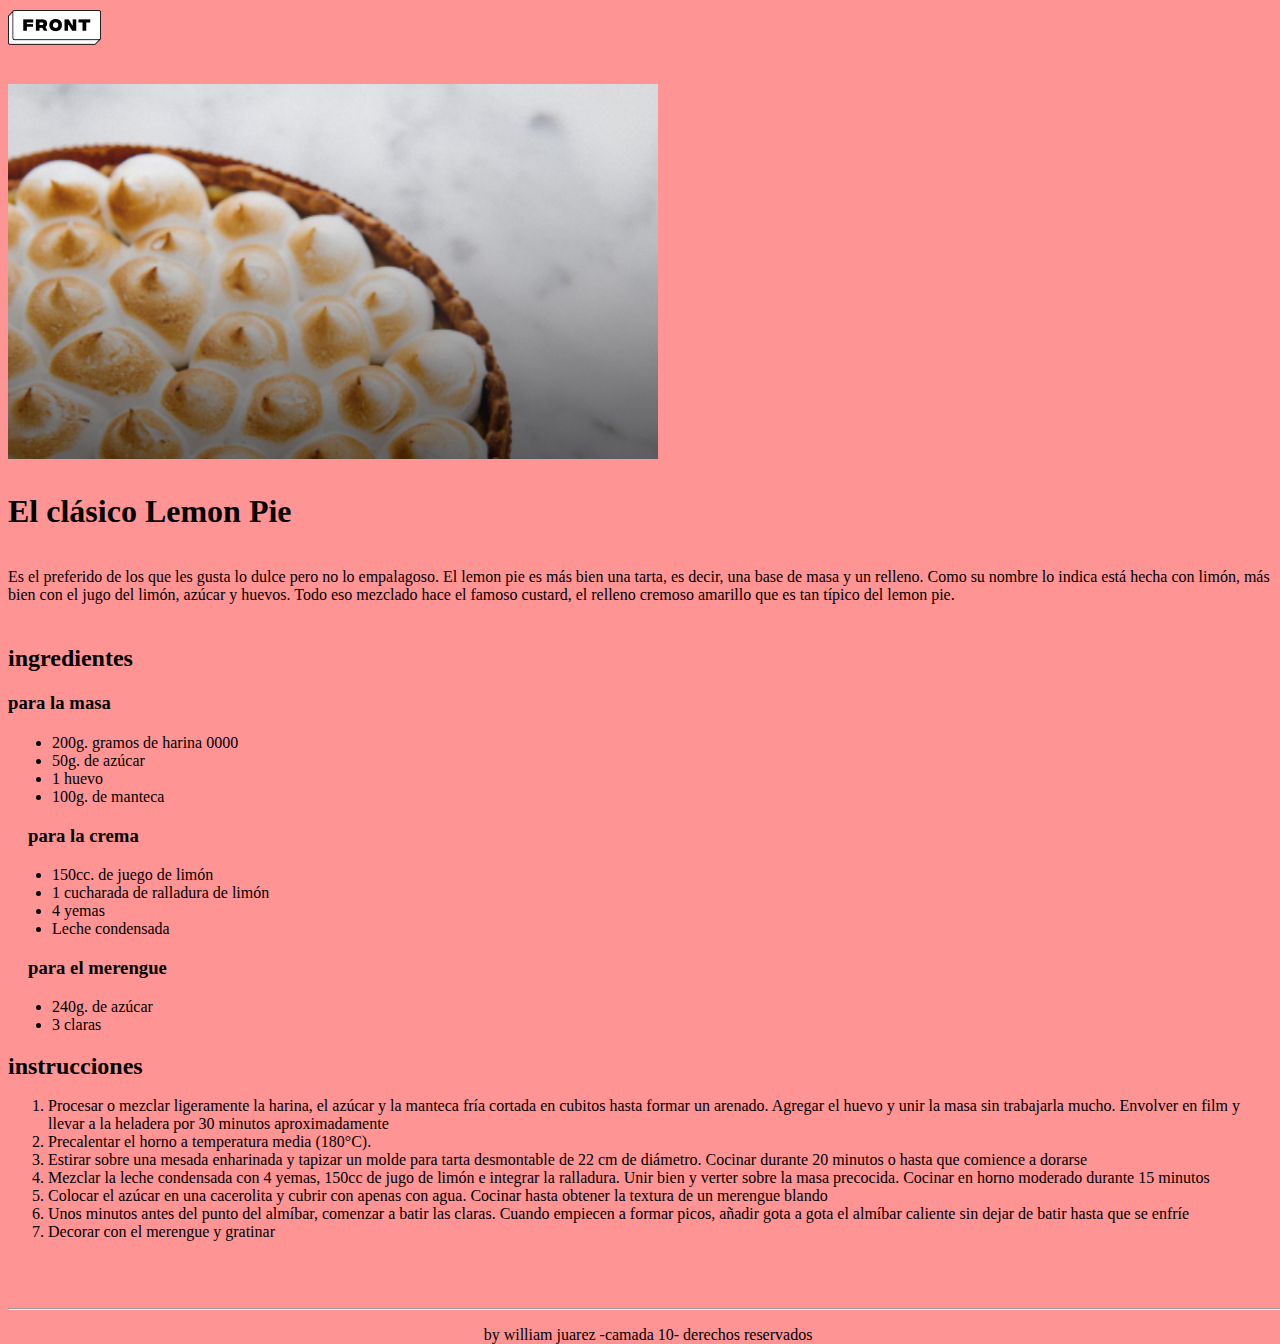
<file: index.html>
<!DOCTYPE html>
<html lang="en">
<head>
        <meta charset="UTF-8">
        <meta http-equiv="X-UA-Compatible" content="IE=edge">
        <meta name="viewport" content="width=device-width, initial-scale=1.0">
        <title>EL CLASICO LEMON PIE</title>
        <link rel="stylesheet" href="./style.css">
</head>
<body>
    <header>
            <div class="contenedorimg1">
                <img class="imagensuperior" src="./imagenes/Group.png" alt="imagen de la clase front">
            </div>
            <div class="contenedorimg1">
                <img class="imagenmain"  src="./imagenes/lemon-pie 2.jpg" alt="imagen de un lemon pie">
            </div>
    </header>
    <main>
        <div>
            <h1>El clásico Lemon Pie</h1>
            <p class="parrafo">Es el preferido de los que les gusta lo dulce pero no lo empalagoso. El lemon pie es más bien una tarta, es decir, una base de masa y un relleno. Como su nombre lo indica está hecha con limón, más bien con el jugo del limón, azúcar y huevos. Todo eso mezclado hace el famoso custard, el relleno cremoso amarillo que es tan típico del lemon pie.</p>
        </div>
        <div>
            <h2 class="ingredientes">ingredientes</h2>
        </div>
        <div>
            <h3 class="tituloingredientesmasa">para la masa</h3>
        </div>
        <div>
            <ul class="cajanav">
                <li>200g. gramos de harina 0000</li>
                <li>50g. de azúcar</li>
                <li>1 huevo</li>
                <li>100g. de manteca</li>
            </ul>
        </div>
        <div>
            <h3 class="tituloparalacrema">para la crema</h3>
        </div>
        <div>
            <ul class="cajanav2">
                <li>150cc. de juego de limón</li>
                <li>1 cucharada de ralladura de limón</li>
                <li>4 yemas</li>
                <li>Leche condensada</li>
            </ul>
        </div>
        <div>
            <h3 class="titulomerengue">para el merengue</h3>
        </div>
        <div>
            <ul class="cajanav3">
                <li>240g. de azúcar</li>
                <li>3 claras</li>
            </ul>
        </div>
        <div>
            <h2 class="tituloinstrucciones">instrucciones</h2>
        </div>
        <div>
            <ol class="cajanav4">
                <li>Procesar o mezclar ligeramente la harina, el azúcar y la manteca fría cortada en cubitos hasta formar un arenado. Agregar el huevo y unir la masa sin trabajarla mucho. Envolver en film y llevar a la heladera por 30 minutos aproximadamente</li>
                <li>Precalentar el horno a temperatura media (180°C).</li>
                <li>Estirar sobre una mesada enharinada y tapizar un molde para tarta desmontable de 22 cm de diámetro. Cocinar durante 20 minutos o hasta que comience a dorarse</li>
                <li>Mezclar la leche condensada con 4 yemas, 150cc de jugo de limón e integrar la ralladura. Unir bien y verter sobre la masa precocida. Cocinar en horno moderado durante 15 minutos</li>
                <li>Colocar el azúcar en una cacerolita y cubrir con apenas con agua. Cocinar hasta obtener la textura de un merengue blando</li>
                <li>Unos minutos antes del punto del almíbar, comenzar a batir las claras. Cuando empiecen a formar picos, añadir gota a gota el almíbar caliente sin dejar de batir hasta que se enfríe</li>
                <li>Decorar con el merengue y gratinar</li>
            </ol>
        </div>
        </main>
    <footer>
        <hr>
        <p>by william juarez -camada 10- derechos reservados</p>
    </footer>
</body>
</html>
</file>
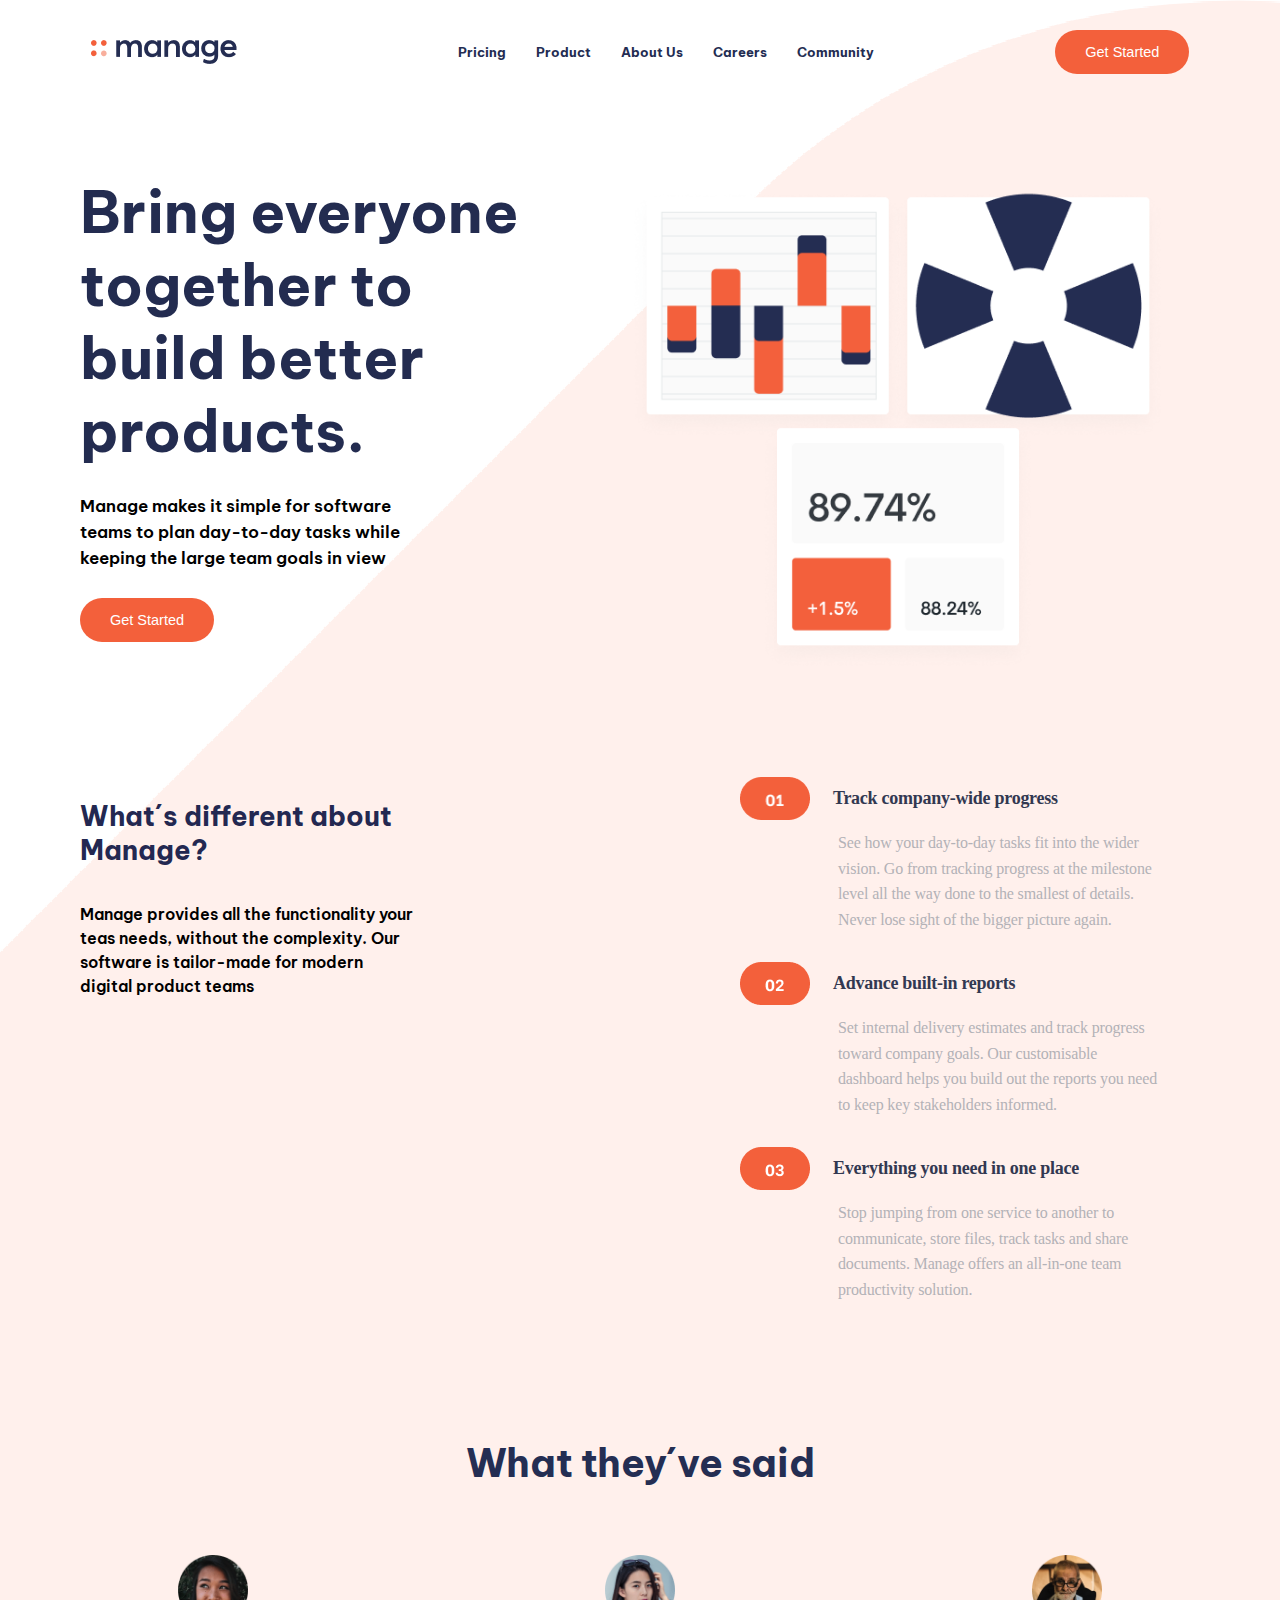
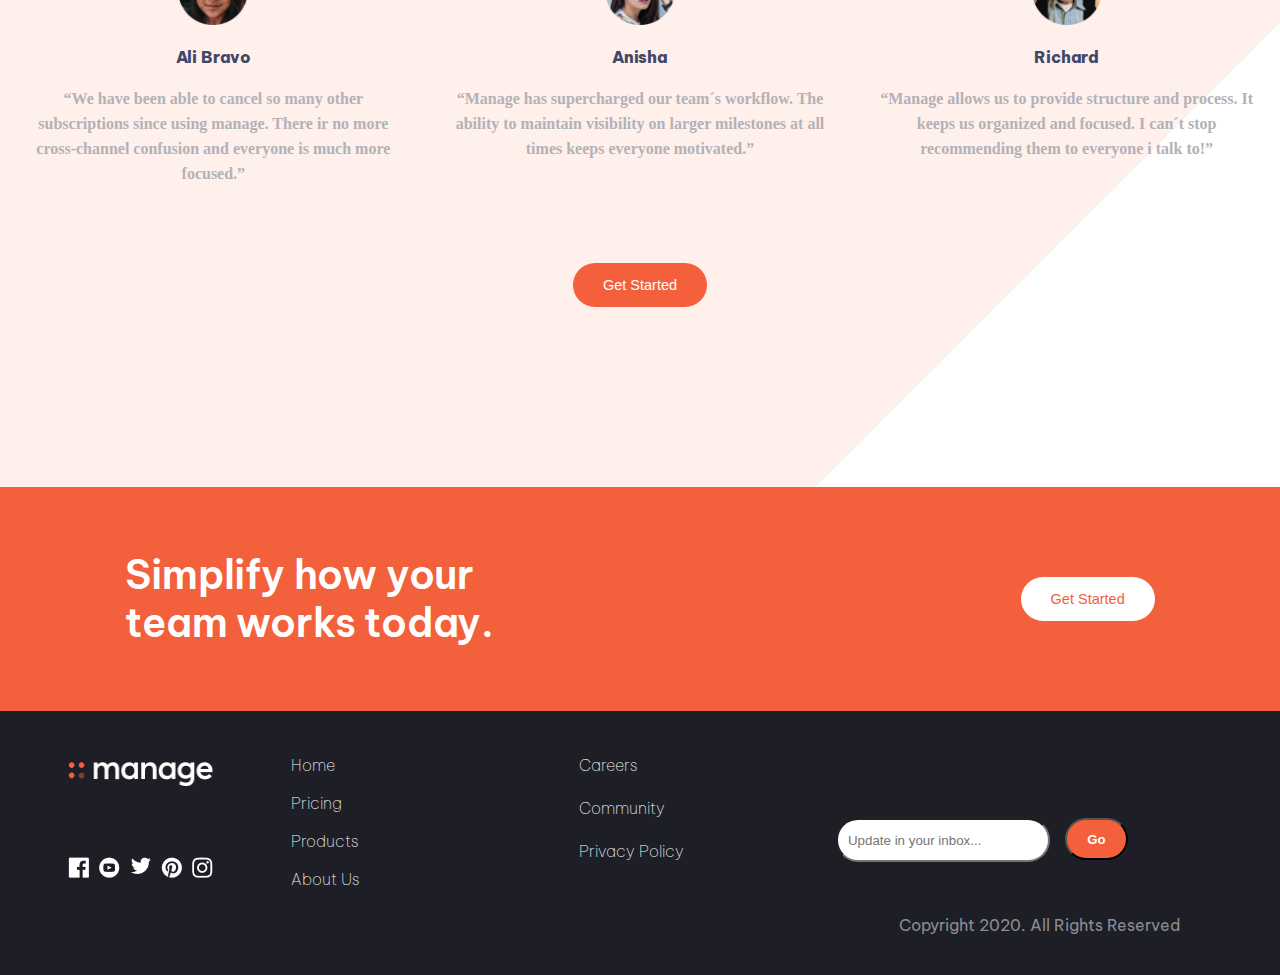
<file: TRABAJO FINAL FRONT 1/root/index.html>
<!DOCTYPE html>
<html lang="en">
<head>
    <meta charset="UTF-8">
    <meta http-equiv="X-UA-Compatible" content="IE=edge">
    <meta name="viewport" content="width=device-width, initial-scale=1.0">
    <title>POLLERIAS DEL SUR</title>
    <link rel="shortcut icon" href="img/favicon2.png" type="image/x-icon">
    <link rel="preconnect" href="https://fonts.googleapis.com">
    <link rel="preconnect" href="https://fonts.gstatic.com" crossorigin>
    <link href="https://fonts.googleapis.com/css2?family=Be+Vietnam+Pro:wght@100;700&display=swap" rel="stylesheet">
    <link rel="preconnect" href="https://fonts.googleapis.com"> 
    <link rel="stylesheet" href="https://cdnjs.cloudflare.com/ajax/libs/font-awesome/6.1.1/css/all.min.css" integrity="sha512-KfkfwYDsLkIlwQp6LFnl8zNdLGxu9YAA1QvwINks4PhcElQSvqcyVLLD9aMhXd13uQjoXtEKNosOWaZqXgel0g==" crossorigin="anonymous" referrerpolicy="no-referrer" />
    <link rel="stylesheet" href="./style.css">
</head>
    <body>                                          <!--contiene tres partes: header,main y un footer-->
        <header>                                    <!--el header esta constituido por 1 contenedor--> 
            <div class="caja-1-header">             <!--contenedor 1| contiene 1 imagen, un icono, una lista y un boton-->
                <img class="animacion1" src="./img/Group (2).png" alt="logo">
                <i class="fa-solid fa-bars"></i>
                <nav>
                    <ul class="nav-li-1">
                        <li><a href="./pricing.html">Pricing</a></li>
                        <li><a href="./product.html">Product</a></li>
                        <li><a href="./about Us.html">About Us</a></li>
                        <li><a href="./careers.html">Careers</a></li>
                        <li><a href="./community.html">Community</a></li>
                    </ul>
                </nav>
                <section>
                    <a href="./start.html"><button class="boton-header">Get Started</button></a>
                </section>
            </div>                                  <!--fin del contenedor 1 del header-->
        </header>
        <main>                                      <!-- el main esta dividido en 4 partes generales-->
            <section class="main-principal-1">      <!-- contenedor 1| contituidas por 4 partes ,texto e imagen mas un boton  -->
                <div class="main-1">
                    <h1>Bring everyone together to build better products.</h1>
                    <p id="p-main-1">Manage makes it simple for software teams
                        to plan day-to-day tasks while keeping the 
                        large team goals in view</p>
                    <div class="caja-boton">
                    <a href="./start.html"><button class="boton-headeer">Get Started</button></a>
                    </div>
                </div>
                <div class="div-imag">
                    <img id="img-graficamain" src="./img/Group.png" alt="imagen calculos">
                </div>
            </section>                              <!--fin del contenedor 1 del main--> 
            <section class="main-principal-2">      <!--contenedor 2| constituido por 2 partes, texto y una lista-->
                <div class="main2-1">
                    <h2>What´s different about Manage?</h2>
                    <p id="p-main-2">Manage provides all the functionality your teas needs, without the complexity. Our software is tailor-made for modern digital product teams</p>
                </div>
                <div class="main2-2">
                    <nav>
                        <ul class="ul-1">
                            <li><img src="./img/Button.png" alt="boton">Track company-wide progress</li>
                            <p>See how your day-to-day tasks fit into the wider vision. Go from tracking progress at the milestone level all the way done to the smallest of details. Never lose sight of the bigger picture again.</p>
                            <li><img src="./img/Button (2).png" alt="boton3"> Advance built-in reports</li>
                            <p>Set internal delivery estimates and track progress toward company goals. Our customisable dashboard helps you build out the reports you need to keep key stakeholders informed.</p>
                            <li><img src="./img/Button (3).png" alt="boton3">Everything you need in one place</li>
                            <p>Stop jumping from one service to another to communicate, store files, track tasks and share documents. Manage offers an all-in-one team productivity solution.</p>
                        </ul>
                    </nav>
                </div> 
            </section>                              <!--fin del contenedor 2 del main--> 
            <section class="main-principal-3">      <!--cotenedor 3| constituido por 2 partes, texto icono e imagen y una 1 seccion para avatares-->
                <span id="submain">What they´ve said</span>
                <section class="main-3">            <!--contenedor de la seccion de avatares-->
                    <div class="ava-1">
                        <img id="avatares" src="./img/avatar-ali.png" alt="avatar-ali">
                        <p class="negrita-p">Ali Bravo</p>
                        <p class="cajita-tex">“We have been able to cancel so many other subscriptions since using manage. There ir no more cross-channel confusion and everyone is much more focused.”</p>
                    </div>
                    <div class="ava-2">
                        <img id="avatares" src="./img/avatar-anisha.png" alt="avatar-anisha">
                        <p class="negrita-p">Anisha</p>
                        <p class="cajita-tex" >“Manage has supercharged our team´s workflow. The ability to maintain visibility on larger milestones at all times keeps everyone motivated.”</p>
                    </div>
                    <div class="ava-3">
                        <img id="avatares" src="./img/avatar-richard.png" alt="avatar-richard">
                        <p class="negrita-p">Richard</p>
                        <p class="cajita-tex">“Manage allows us to provide structure and process. It keeps us organized and focused. I can´t stop recommending them to everyone i talk to!”</p>
                    </div> 
                </section>
                <i class="fa-solid fa-ellipsis"></i>
                <a href="./start.html"><button class="boton-header2">Get Started</button></a>
            </section>                              <!--fin del contenedor 3 del main--> 
            <section class="main-4">                <!-- contenedor 4| contiene un texto y un boton-->
                        <p class="main4-p">Simplify how your team works today.</p>
                        <a  href="./start.html"><button class="boton-main">Get Started</button></a>
            </section>                              <!--fin del contenedor 4 del main--> 
        </main>                                     <!--fin del main--> 
        <footer>                                    <!--inicio del footer | dividivo en 2 contenedores, 1 principal con 3 hijos y otro separado-->
            <section class="main-5">                <!--contenedor padre con 3 hijos--> 
                <div class="contenedor-1-footer">   <!--contenedor 1| contiene al logo y las imagenes de las redes-->
                    <img class="animacion1" src="./img/Logo.png" alt="logo">
                    <div class="redes">             <!--contenedor para manipular los atributos de las imagenes-->
                        <a href="https://es-la.facebook.com/"><img class="stilo-img" src="./img/face.png" alt="facebook"></a>
                        <a href="https://www.youtube.com/"><img class="stilo-img" src="./img/insta.png" alt="youtube"></a>
                        <a href="https://twitter.com/?lang=es"><img class="stilo-img" src="./img/twiter.png" alt="twiter"></a>
                        <a href="https://ar.pinterest.com/"><img class="stilo-img" src="./img/pinteres.png" alt="pinteres"></a>
                        <a href="https://www.instagram.com/"><img class="stilo-img" src="./img/youtube.png" alt="instagram"></a>
                    </div>
                </div>                              <!--fin del contenedor 1 del footer-->
                <div class="contenedor-2-footer">   <!--contenedor 2| contiene dos listas-->
                    <ul class="contenedor-2-ul-1">  <!--contenedor para controlar los atributos de la lista 1 a la izquierda-->
                        <li><a href="./home.html">Home</a></li>
                        <li><a href="./pricing.html">Pricing</a></li>
                        <li><a href="./product.html">Products</a></li>
                        <li><a href="./about Us.html">About Us</a></li>
                    </ul>
                    <ul class="contenedor-2-ul-2">   <!--contenedor para controlar los atributos de la lista 2 a la derecha-->
                        <li><a href="./careers.html">Careers</a></li>
                        <li><a href="./community.html">Community</a></li>
                        <li><a href="./privacity policy.html">Privacy Policy</a></li>
                    </ul>
                </div>                               <!--fin del contenedor 2 del footer-->           
                <div class="contenedor-form">        <!--contenedor 3| contiene al formulario -->
                    <form class="caja-form" action="./form.php" method="post">
                        <input type="email" name="email" id="email" placeholder="Update in your inbox..." required>
                        <button id="button-form" type="submit">Go</button>
                    </form>
                </div>                               <!--fin del contenedor 3 del footer-->  
            </section>                               <!--fin del contenedor padre y los 3 hijos del footer--> 
                <div class="mensaje">                <!--contenedor 4| contiene al copyright -->
                <p class="copy">Copyright 2020. All Rights Reserved</p>
                </div>                               <!--fin del contenedor 4 del footer--> 
        </footer>                                    <!--fin del footer--> 
    </body>                                          <!--fin del boody--> 
</html>                                              <!--fin del documento--> 




<!-- !!-OBSERVACIONES-!! 

PARA EL HEAD:

se coloco los links de librerias 
para trabajar los iconos, la tipografia
y la hoja de estilos 

PARA EL HEADER:
1) el header esta compuesto por 1 contenedor.

2) no se utilizo el header como contenedor 
ya que decidi crear otro contenedor para 
manipular los contenedores hijos y sus 
respectivos elementos y atributos de 
manera independiente, por si en el futuro se 
necesitara reorganizar la estructura con 
otros diseños e implementos.

PARA EL MAIN:
1) el main esta compuesto por 4 contenedores.

2) no se utilizo el main como contenedor 
ya que decidi crear otro contenedor para 
manipular los contenedores hijos y sus 
respectivos elementos y atributos de 
manera independiente, por si en el futuro se 
necesitara reorganizar la estructura con 
otros diseños e implementos.

PARA EL FOOTER:
1) 
el footer esta compuesto por 4 contenedores 
3 en un contenedor padre y el 4to esta 
separado. 

2) no se utilizo el footer como contenedor 
ya que decidi crear otro contenedor para 
manipular los 3 contenedores hijos y sus 
respectivos elementos y atributos de 
manera independiente, por si en el futuro se 
necesitara reorganizar la estructura con 
otros diseños e implementos.


-->
</file>
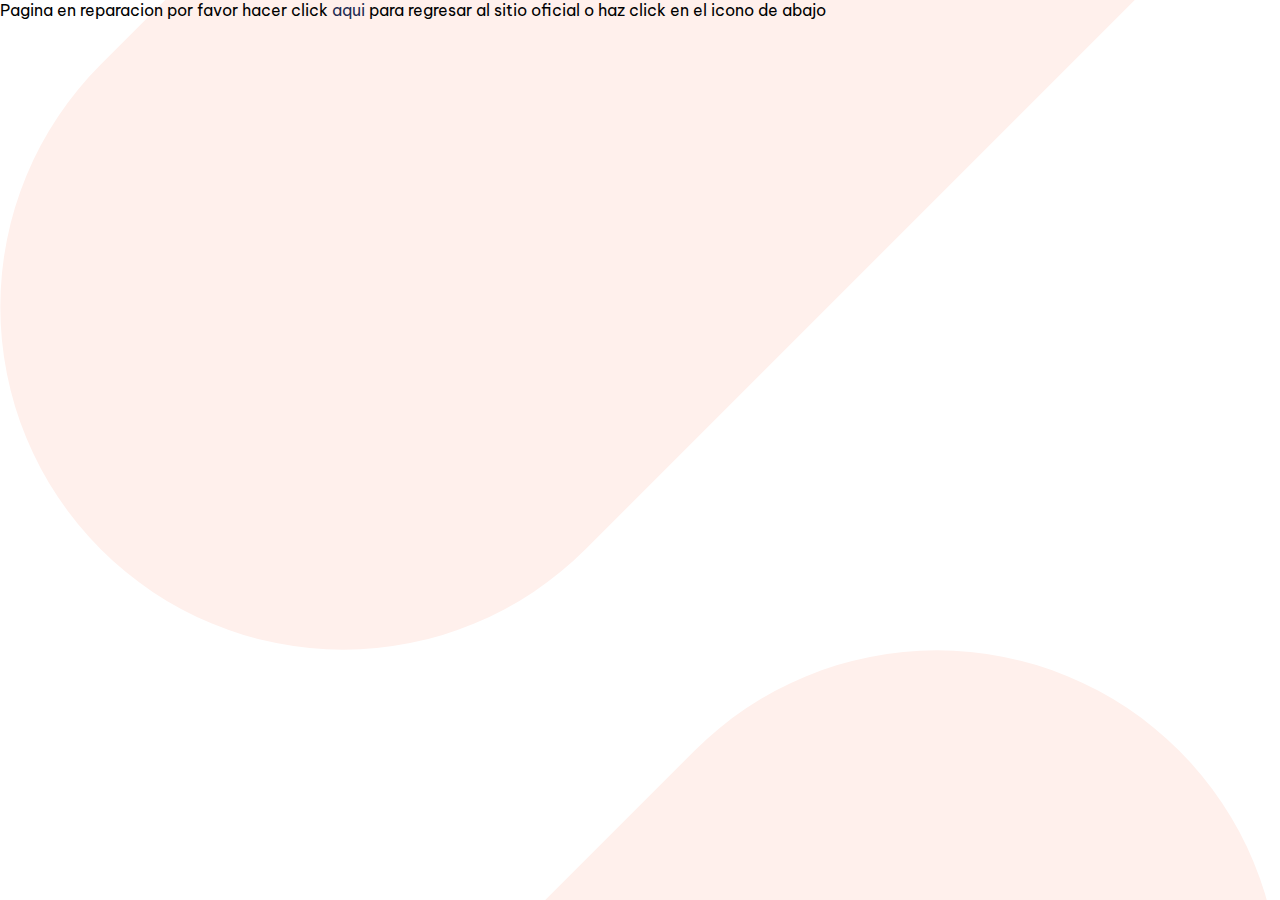
<file: TRABAJO FINAL FRONT 1/root/about Us.html>
<!DOCTYPE html>
<html lang="en">
<head>
    <meta charset="UTF-8">
    <meta http-equiv="X-UA-Compatible" content="IE=edge">
    <meta name="viewport" content="width=device-width, initial-scale=1.0">
    <title>About Us</title>
    <link rel="preconnect" href="https://fonts.googleapis.com">
    <link rel="preconnect" href="https://fonts.gstatic.com" crossorigin>
    <link href="https://fonts.googleapis.com/css2?family=Be+Vietnam+Pro:wght@100;700&display=swap" rel="stylesheet">
    <link rel="preconnect" href="https://fonts.googleapis.com">
    <link href="https://fonts.googleapis.com/css2?family=Be+Vietnam+Pro:wght@100&display=swap" rel="stylesheet">
    <link rel="stylesheet" href="https://cdnjs.cloudflare.com/ajax/libs/font-awesome/6.1.1/css/all.min.css" integrity="sha512-KfkfwYDsLkIlwQp6LFnl8zNdLGxu9YAA1QvwINks4PhcElQSvqcyVLLD9aMhXd13uQjoXtEKNosOWaZqXgel0g==" crossorigin="anonymous" referrerpolicy="no-referrer" />
    <link rel="stylesheet" href="./style.css">
</head>
<body>
        <header>
            <span>Pagina en reparacion por favor hacer click <a id="aqui" href="./index.html">aqui</a> para regresar al sitio oficial o haz click en el icono de abajo</span>
        </header>
        <div>
        <a href="./index.html"><i class="fa-solid fa-arrows-rotate"></i></a>
        </div>
</body>
</html>
</file>
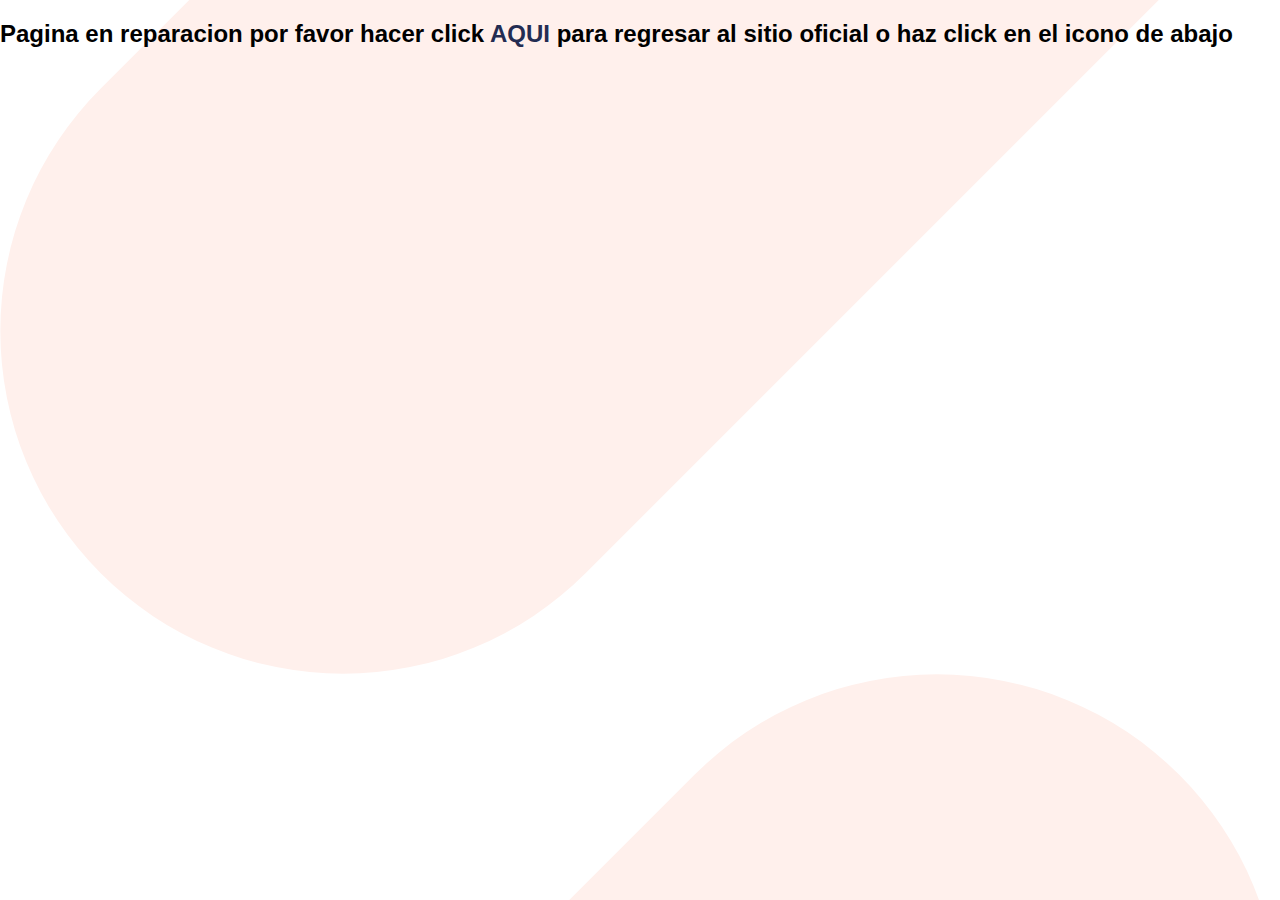
<file: TRABAJO FINAL FRONT 1/root/careers.html>
<!DOCTYPE html>
<html lang="en">
<head>
    <meta charset="UTF-8">
    <meta http-equiv="X-UA-Compatible" content="IE=edge">
    <meta name="viewport" content="width=device-width, initial-scale=1.0">
    <title>Careers</title>
    <link rel="stylesheet" href="https://cdnjs.cloudflare.com/ajax/libs/font-awesome/6.1.1/css/all.min.css" integrity="sha512-KfkfwYDsLkIlwQp6LFnl8zNdLGxu9YAA1QvwINks4PhcElQSvqcyVLLD9aMhXd13uQjoXtEKNosOWaZqXgel0g==" crossorigin="anonymous" referrerpolicy="no-referrer" />
    <link rel="stylesheet" href="./style.css">
</head>
<body>
        <header>
            <h2>Pagina en reparacion por favor hacer click <a href="./index.html">AQUI</a> para regresar al sitio oficial o haz click en el icono de abajo</h2>
        </header>
        <div>
        <a href="./index.html"><i class="fa-solid fa-arrows-rotate"></i></a>
        </div>
</body>
</html>
</file>
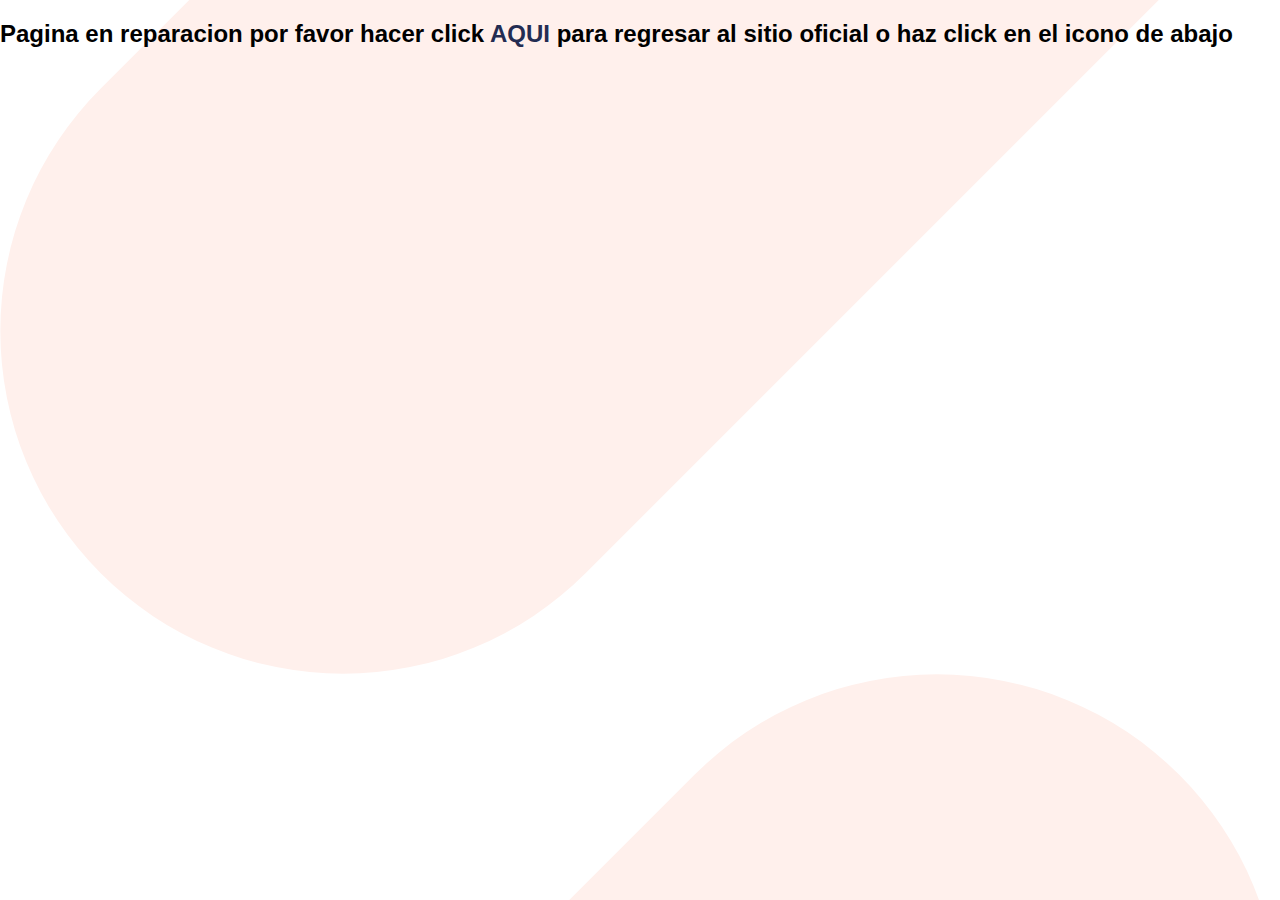
<file: TRABAJO FINAL FRONT 1/root/community.html>
<!DOCTYPE html>
<html lang="en">
<head>
    <meta charset="UTF-8">
    <meta http-equiv="X-UA-Compatible" content="IE=edge">
    <meta name="viewport" content="width=device-width, initial-scale=1.0">
    <title>Community</title>
    <link rel="stylesheet" href="https://cdnjs.cloudflare.com/ajax/libs/font-awesome/6.1.1/css/all.min.css" integrity="sha512-KfkfwYDsLkIlwQp6LFnl8zNdLGxu9YAA1QvwINks4PhcElQSvqcyVLLD9aMhXd13uQjoXtEKNosOWaZqXgel0g==" crossorigin="anonymous" referrerpolicy="no-referrer" />
    <link rel="stylesheet" href="./style.css">
</head>
<body>
        <header>
            <h2>Pagina en reparacion por favor hacer click <a href="./index.html">AQUI</a> para regresar al sitio oficial o haz click en el icono de abajo</h2>
        </header>
        <div>
        <a href="./index.html"><i class="fa-solid fa-arrows-rotate"></i></a>
        </div>
</body>
</html>
</file>
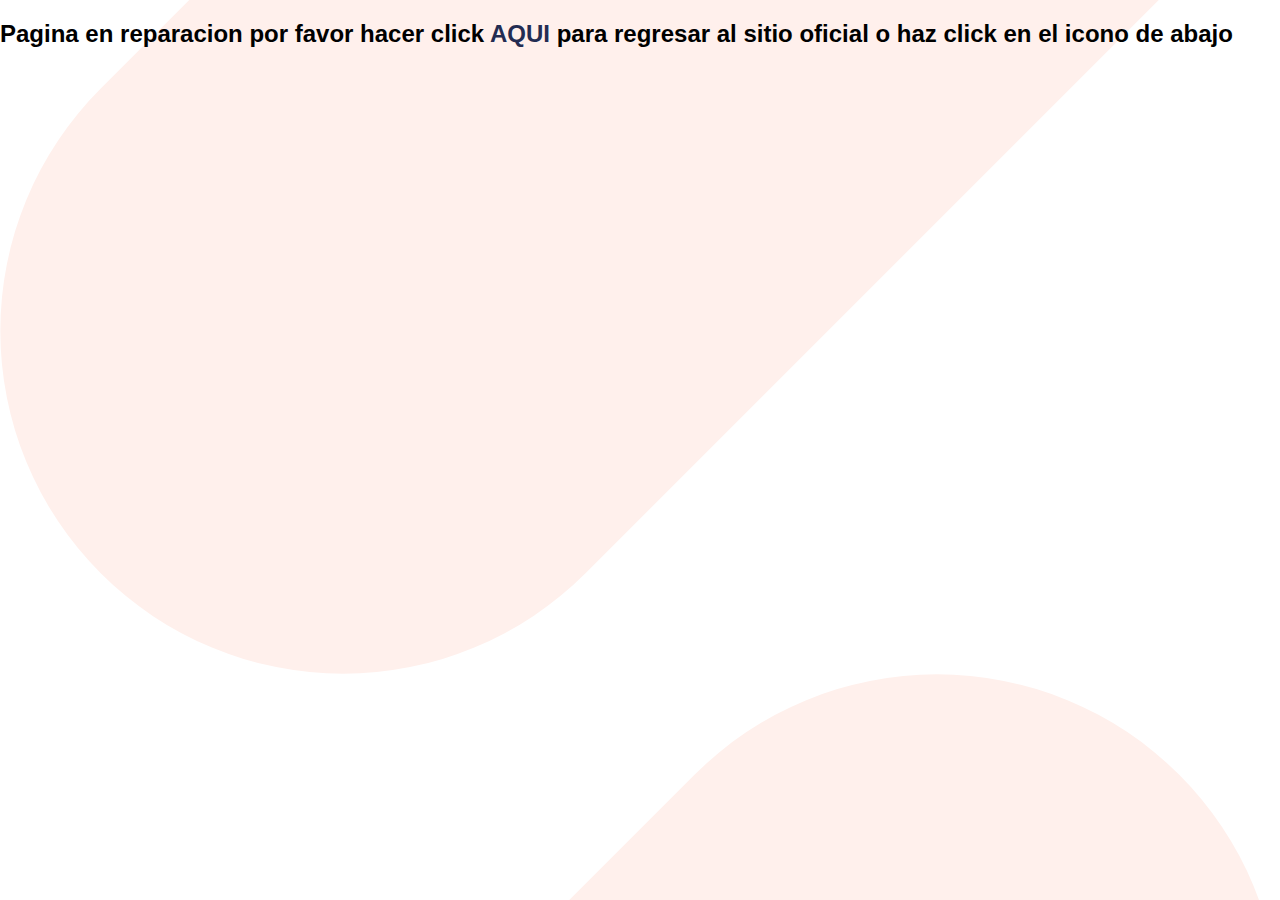
<file: TRABAJO FINAL FRONT 1/root/home.html>
<!DOCTYPE html>
<html lang="en">
<head>
    <meta charset="UTF-8">
    <meta http-equiv="X-UA-Compatible" content="IE=edge">
    <meta name="viewport" content="width=device-width, initial-scale=1.0">
    <title>Home</title>
    <link rel="stylesheet" href="https://cdnjs.cloudflare.com/ajax/libs/font-awesome/6.1.1/css/all.min.css" integrity="sha512-KfkfwYDsLkIlwQp6LFnl8zNdLGxu9YAA1QvwINks4PhcElQSvqcyVLLD9aMhXd13uQjoXtEKNosOWaZqXgel0g==" crossorigin="anonymous" referrerpolicy="no-referrer" />
    <link rel="stylesheet" href="./style.css">
</head>
<body>
        <header>
            <h2>Pagina en reparacion por favor hacer click <a href="./index.html">AQUI</a> para regresar al sitio oficial o haz click en el icono de abajo</h2>
        </header>
        <div>
        <a href="./index.html"><i class="fa-solid fa-arrows-rotate"></i></a>
        </div>
</body>
</html>
</file>
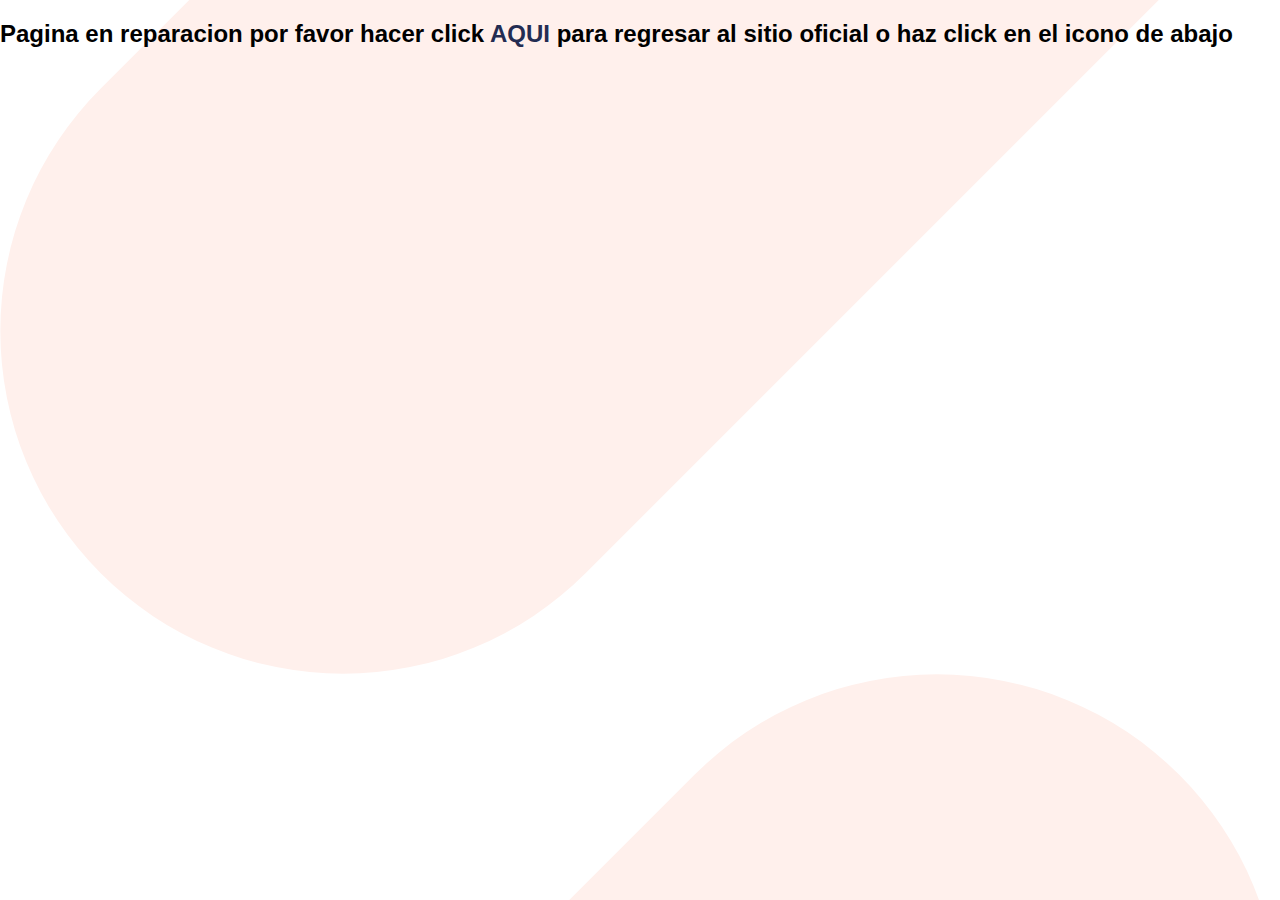
<file: TRABAJO FINAL FRONT 1/root/pricing.html>
<!DOCTYPE html>
<html lang="en">
<head>
    <meta charset="UTF-8">
    <meta http-equiv="X-UA-Compatible" content="IE=edge">
    <meta name="viewport" content="width=device-width, initial-scale=1.0">
    <title>Pricing</title>
    <link rel="stylesheet" href="https://cdnjs.cloudflare.com/ajax/libs/font-awesome/6.1.1/css/all.min.css" integrity="sha512-KfkfwYDsLkIlwQp6LFnl8zNdLGxu9YAA1QvwINks4PhcElQSvqcyVLLD9aMhXd13uQjoXtEKNosOWaZqXgel0g==" crossorigin="anonymous" referrerpolicy="no-referrer" />
    <link rel="stylesheet" href="./style.css">
</head>
<body>
        <header>
            <h2>Pagina en reparacion por favor hacer click <a href="./index.html">AQUI</a> para regresar al sitio oficial o haz click en el icono de abajo</h2>
        </header>
        <div>
        <a href="./index.html"><i class="fa-solid fa-arrows-rotate"></i></a>
        </div>
</body>
</html>
</file>
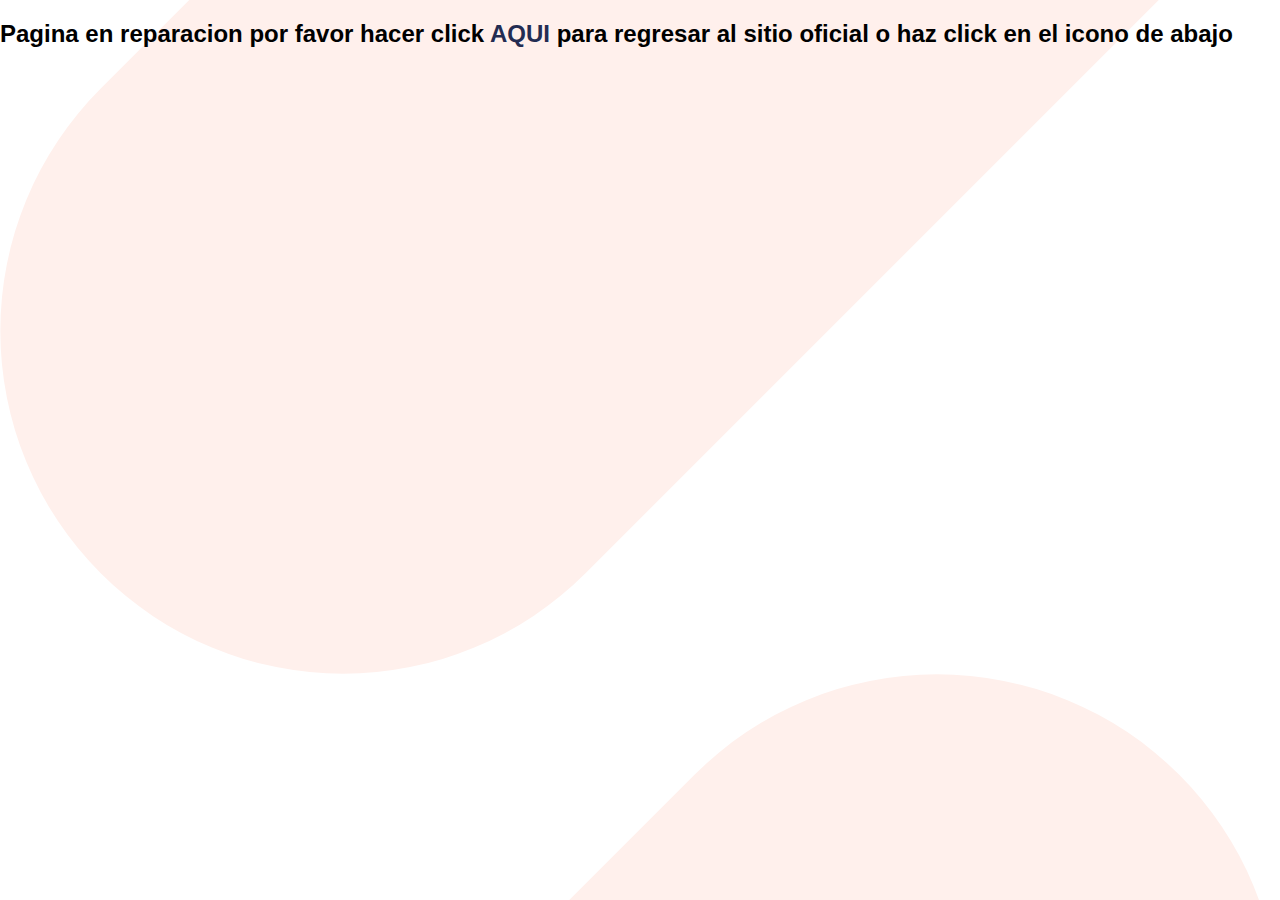
<file: TRABAJO FINAL FRONT 1/root/privacity policy.html>
<!DOCTYPE html>
<html lang="en">
<head>
    <meta charset="UTF-8">
    <meta http-equiv="X-UA-Compatible" content="IE=edge">
    <meta name="viewport" content="width=device-width, initial-scale=1.0">
    <title>Privacity policy</title>
    <link rel="stylesheet" href="https://cdnjs.cloudflare.com/ajax/libs/font-awesome/6.1.1/css/all.min.css" integrity="sha512-KfkfwYDsLkIlwQp6LFnl8zNdLGxu9YAA1QvwINks4PhcElQSvqcyVLLD9aMhXd13uQjoXtEKNosOWaZqXgel0g==" crossorigin="anonymous" referrerpolicy="no-referrer" />
    <link rel="stylesheet" href="./style.css">
</head>
<body>
        <header>
            <h2>Pagina en reparacion por favor hacer click <a href="./index.html">AQUI</a> para regresar al sitio oficial o haz click en el icono de abajo</h2>
        </header>
        <div>
        <a href="./index.html"><i class="fa-solid fa-arrows-rotate"></i></a>
        </div>
</body>
</html>
</file>
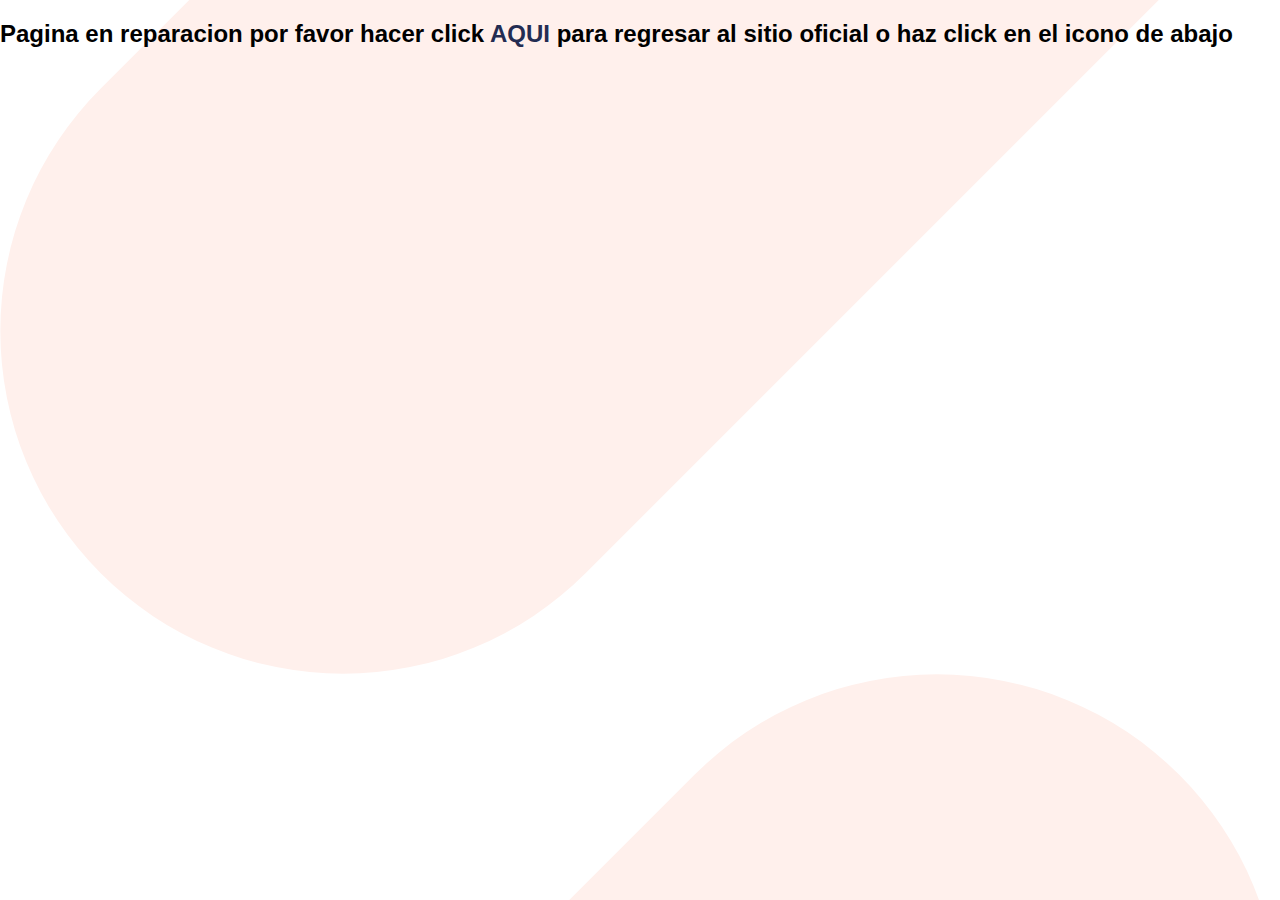
<file: TRABAJO FINAL FRONT 1/root/product.html>
<!DOCTYPE html>
<html lang="en">
<head>
    <meta charset="UTF-8">
    <meta http-equiv="X-UA-Compatible" content="IE=edge">
    <meta name="viewport" content="width=device-width, initial-scale=1.0">
    <title>Product</title>
    <link rel="stylesheet" href="https://cdnjs.cloudflare.com/ajax/libs/font-awesome/6.1.1/css/all.min.css" integrity="sha512-KfkfwYDsLkIlwQp6LFnl8zNdLGxu9YAA1QvwINks4PhcElQSvqcyVLLD9aMhXd13uQjoXtEKNosOWaZqXgel0g==" crossorigin="anonymous" referrerpolicy="no-referrer" />
    <link rel="stylesheet" href="./style.css">
</head>
<body>
        <header>
            <h2>Pagina en reparacion por favor hacer click <a href="./index.html">AQUI</a> para regresar al sitio oficial o haz click en el icono de abajo</h2>
        </header>
        <div>
        <a href="./index.html"><i class="fa-solid fa-arrows-rotate"></i></a>
        </div>
</body>
</html>
</file>
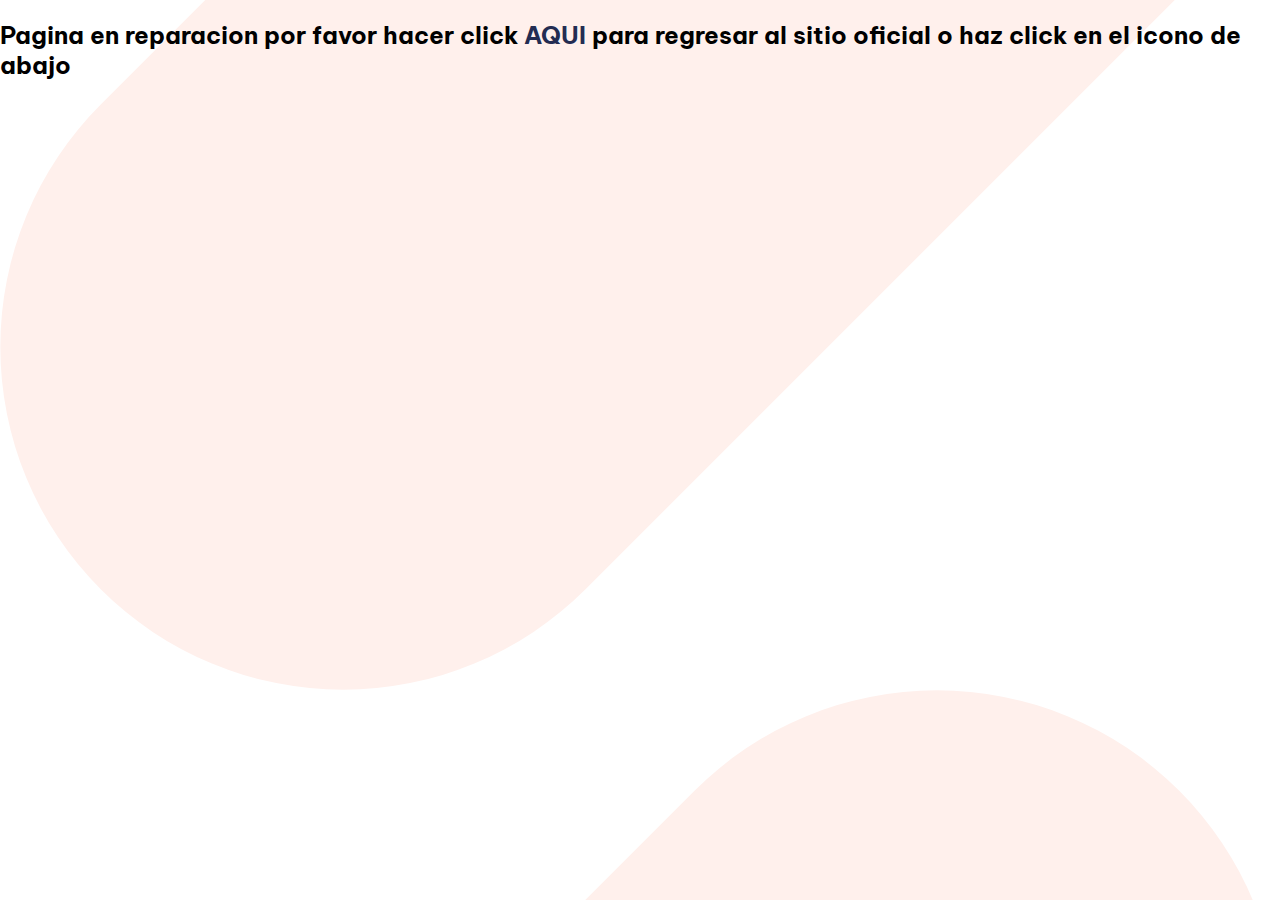
<file: TRABAJO FINAL FRONT 1/root/start.html>
<!DOCTYPE html>
<html lang="en">
<head>
    <meta charset="UTF-8">
    <meta http-equiv="X-UA-Compatible" content="IE=edge">
    <meta name="viewport" content="width=device-width, initial-scale=1.0">
    <title>Start</title>
    <link rel="preconnect" href="https://fonts.googleapis.com">
<link rel="preconnect" href="https://fonts.gstatic.com" crossorigin>
<link href="https://fonts.googleapis.com/css2?family=Be+Vietnam+Pro:wght@100&family=Roboto:wght@100&display=swap" rel="stylesheet">
    <link rel="stylesheet" href="https://cdnjs.cloudflare.com/ajax/libs/font-awesome/6.1.1/css/all.min.css" integrity="sha512-KfkfwYDsLkIlwQp6LFnl8zNdLGxu9YAA1QvwINks4PhcElQSvqcyVLLD9aMhXd13uQjoXtEKNosOWaZqXgel0g==" crossorigin="anonymous" referrerpolicy="no-referrer" />
    <link rel="stylesheet" href="./style.css">
</head>
<body>
        <header>
            <h2>Pagina en reparacion por favor hacer click <a href="./index.html">AQUI</a> para regresar al sitio oficial o haz click en el icono de abajo</h2>
        </header>
        <div>
        <a href="./index.html"><i class="fa-solid fa-arrows-rotate"></i></a>
        </div>
</body>
</html>
</file>
<file: style.css>
/* aqui esta la caja contenedora para la imagen de front */
.contenedorimg1{
                display: flex;
                }
/* aqui esta la caja contenedora para los atributos de la caja anterior*/
.imagensuperior {
                left: 8px;
                position: absolute;
                right: 923px;
                bottom: 1257.27px;
                top: 10.03px;
                }
/* aqui esta la caja contenedora para la imagen principal del pie*/
.imagenmain     {
                width: 650px; 
                bottom: 843px;
                position: absolute;
                height: 375px;
                left: 8px;
                top: 84px;
                right: 366px;
                }
/* aqui estan los atributos para el titulo principal*/                
h1              {
                position: absolute; 
                top: 493px;
                margin: 0;
                left: 8px;
                padding: 0%;
                }
/* aqui esta la caja contenedora para el parrafo */                
.parrafo        {  
                position: absolute;
                height: 51px;
                width: 100%;
                top: 552px;
                left: 8px;}
body main div p{    
                font-family:'Times New Roman', Times, serif;
                font-style: normal;
                font-weight: 400px;
                font-size: 16px;
                line-height: 18px;
                color: #000000; 
}   
/* aqui esta la caja contenedora para el titulod de los ingredientes */                
.ingredientes   {
                position: absolute;
                left: 8px;   
                height: 28px;
                width: 100%;
                top: 625px; 
                }
/* aqui esta la caja contenedora para el titulo de la masa */
.tituloingredientesmasa{
                position: absolute;
                height: 21px;
                width: 100%;
                left: 8px;
                top: 673px;
                }
/* aqui esta la caja contenedora para el titulo de la crema */                
.tituloparalacrema{
                position: absolute;
                height: 21px;
                width: 120px;
                left: 8px;
                top: 805px;
                margin: 10px;
                padding: 10px;
                
                }
/* aqui esta la caja contenedora de los ingredientes para la masa */                
.cajanav        {   
                position: absolute;
                height: 72px;
                width: 196px;
                left: 32px;
                top: 714px;
                margin: 10px;
                padding: 10px;
                }
/* aqui esta la caja contenedora de los ingredientes de la crema */                
.cajanav2       {   
                position: absolute;
                height: 72px;
                width: auto;
                left: 32px;
                top: 846px;
                margin: 10px;
                padding: 10px;
                }     
/* aqui esta la caja contenedora del titulo para el merengue */                           
.titulomerengue{
                position: absolute;
                height: 21px;
                width: 100%;
                left: 8px;
                top: 937px;
                margin: 10px;
                padding: 10px;
                }
/* aqui esta la caja contenedora de los ingredientes del merengue */                
.cajanav3       {     
                position: absolute;    
                height: 36px;
                width: 111px;
                left: 32px;
                top: 978px;
                padding: 10px;
                margin: 10px;
                }
/* aqui esta la caja contenedora del titulo de las instrucciones */  
.tituloinstrucciones{
                position: absolute;
                height: 28px;
                width: 138px;
                left: 8px;
                top: 1033px;
                }
/* aqui esta la caja contenedora del la lista de instrucciones */                
.cajanav4       {      
                position: absolute;
                left: 8px;
                right: 8px;
                top: 1081px;
                bottom: 41px;
                }
/* aqui esta la caja contenedora del footer*/                  
footer          {display:inline-block ;   
                position: absolute;
                top: 1300px;
                width: 100%;
                bottom: 22px; 
                text-align: center;
                }
                body{background-color: rgb(255, 148, 148);}
</file>
<file: TRABAJO FINAL FRONT 1/root/style.css>
/* mi pantalla es de 1366 x 768 juarez william*/

/* GRUPO 1 = "agrupamiento por selector de etiquetas" */

body{
                margin: 0px;
                padding: 0px;
                box-sizing: border-box;
                font-family: 'Be Vietnam Pro', sans-serif;
                background-image: url(./img/vector3.svg) ;
                background-position:center;
                background-size:cover;}

h1{  
                font-weight: 700; 
                font-size: 58px;
                margin: 0%;
                color: #232C50;}

a{              
                color: #232c52;
                text-decoration: none;}   

input{
                display: flex;
                align-items: center;
                padding: 10px;
                gap: 10px;
                background: #FFFFFF;
                border-radius: 50px;
                width: 190px;
                height: 20px;}

/* GRUPO 2 = "agrupamiento por estilos paralelos"*/

.fa-arrows-rotate:hover{ 
                box-shadow:2px 2px 10px #000000 ;   
                transition:ease all 0.9s;
                opacity: 100px;border-radius: 50%;
                transform:scale(1.3);}  

.fa-arrows-rotate{
                font-size: 8rem;
                position: absolute;
                left: 600px;
                top: 200px;}




/*GRUPO 3 = "agrupamiento por speudos"*/

.boton-header:hover{                    
                box-shadow: 0 2px 10px rgb(0,0,0,0.8);
                cursor: pointer; 
                font-weight: 550;}

.boton-header2:hover{                    
                box-shadow: 0 2px 10px rgb(0,0,0,0.8);
                cursor: pointer;
                font-weight: 550;}

.boton-headeer:hover{
                box-shadow: 0 2px 10px rgb(0,0,0,0.8);
                cursor: pointer; 
                font-weight: 550;}

.boton-main:hover{              
                box-shadow: 0 2px 10px rgb(0,0,0,0.8);
                cursor: pointer; 
                font-weight: 550;}

#button-form:hover{                     
                box-shadow: #B3B2B7 0px 2px 2px; 
                transition: all 1s;}

.stilo-img:hover{
                width: 28px;
                height: 28px;
                transform: rotate(360deg);
                transition:all linear 0.7s;}

/*  GRUPO 4 = agrupamiento por Animaciones*/

@keyframes      animacion1{
0%{             transform: scale(1);}
100%{           transform: scale(1.2);}}

.animacion1{    
                animation-name: animacion1;
                animation-duration: 1s; 
                animation-iteration-count: infinite;
                animation-direction: alternate;}

/*GRUPO 5 = "agrupamiento por especificidad"*/

body header div section a{              
                color: #FFFFFF;}

body header div nav ul li:hover{            
                box-shadow: 0px 3px 0px rgba(231, 112, 0, 0.842);
                font-size: 19px;
                transition: all linear 0.5s;
                width: auto;
                height: auto;
                border-radius:2%;
                font-weight: bold;}

.contenedor-form{                       
                color: #F3613C; 
                flex-direction: column;
                display: flex;
                align-items:center;
                justify-content: space-around;
                padding: 0%; 
                width: 460px;
                margin-top: 4px;
                height: 200px;}

body main img{                          
                height: 485px;
                width: 540px;
                border-radius: 0px;}

body main section div p{                
                color:  #B3B2B7;}

body main section div nav ul p{                      
                margin:10px 0px 30px 98px;
                line-height:25.52px;
                width: 325px;
                font-family: "be Vietnam";
                font-size: 16px;
                font-weight: 500;
                letter-spacing: -0.01em;
                text-align: left;}

body main section div nav ul li img{    
                width: 70px; 
                height: 43px;}

body header div nav ul li{              
                gap: 10px; 
                display: flex; 
                justify-content: start;
                align-items: center; 
                font-weight: 700;}

body footer section div ul li a{    
                color: #FFFFFF;}     

body footer section div ul li:hover{
                box-shadow: #F3603B 0px 2px 0px;
                transition: all 0.8s; 
                font-size: 18px;
                font-weight: 800;}

body main section div nav ul li{        
                display: flex;
                gap: 23px;
                color: #323851;
                font-weight: 600;
                font-style: normal;
                font-family: "be vietnam";
                align-items: center;
                justify-content: flex-start;}

/*GRUPO 6 = "agrupamiento por estilizacion de id"*/

#p-main-1{      
                display: flex;
                align-items: center;
                font-style: normal;
                font-weight: 600;
                font-size: 16.5584px;
                line-height: 157.1%;
                color: #000000;
                margin: 30px 0; 
                width: 350px;
                height: 71px;}

#aqui:hover{    
                box-shadow: 5px 5px 10px rgba(29, 25, 23, 0.568); 
                border-radius: 50px;
                font-size: 20px;
                font-weight: bold;
                color: #242E52}

#p-main-2{      
                width: 337px;
                height: 88px;
                font-style: normal;
                font-weight: 550;
                font-size: 16px;
                line-height: 151.1%;
                display: flex;
                align-items: center;
                color: #000000;}

#avatares{      
                width: 70px;
                height: 70px;}

#submain{       
                color:  #242E53;
                font-size: 39px;
                font-weight: 700;
                line-height: 61px;
                letter-spacing: -0.01em;
                text-align: left;}

#button-form{   
                display: flex;
                justify-content: center;
                align-items: center;
                padding: 10px;
                font-style: normal;
                font-weight: 700;
                cursor: pointer;
                font-size: 13.1806px;
                align-items: center;
                color: #FFFFFF;
                width: 63px;
                height: 42px;
                background: #F3603B;
                border-radius: 50px;}


/*GRUPO 7 = "agrupamiento por estilizacion de clases*/

        /*GRUPO 7-A "elementos del header"*/
.caja-1-header{ 
                display: flex;
                align-items: center;
                width: auto;
                height: auto;
                margin: 30px 0px 114px 0px;
                padding: 0;
                justify-content: space-around;}
                
.nav-li-1{      
                display: flex;
                gap: 30px;
                list-style-type: none; 
                font-size: 13px;}

.boton-header{  
                display: flex;
                color: #FFFFFF;
                font-size: 14.5px;
                background-color:#F3603B;
                height: 44px;
                width: 134px;
                border: 0px;
                align-items: center;
                justify-content: center;
                border-radius: 50px;
                padding: 0px;}

.boton-headeer{ 
                display: flex;
                color: #FFFFFF;
                font-size: 14.5px;
                background-color:#F3603B;
                height: 44px;
                width: 134px;
                border: 0px;
                align-items: center;
                justify-content: center;
                border-radius: 50px;
                padding: 0px;}

        /*GRUPO 7-B "elementos del main"*/

.main-principal-1{  
                display: flex; 
                width: 85%; 
                margin: 0px 0px 0px 80px;
                gap: 90px;
                justify-content: center;}

.main-1{        
                display: flex;
                flex-direction: column;
                justify-content: center;
                width: 650px;
                height: 200px;
                align-items:flex-start;
                margin:120px 0px 0px 0px;
                padding: 0;}

.main-principal-2{  
                display: flex;
                justify-content: space-between; 
                align-items: flex-start;
                height: auto;
                width: 100%;
                padding: 0;
                margin: 100px 0px 0px 0px;}

.main2-1{          
                display: flex;
                height: 88px;
                width: 433px;
                left: 0px;
                top: 0px;    
                justify-content: start;
                flex-direction: column;
                padding: 0px 80px;  
                font-size: 18px;
                color: #232851;}

.main2-2{           
                display: flex;
                justify-content: start;
                flex-direction: column;
                height: auto;
                width: 500px;
                margin: 0px 40px 0px 0px; 
                letter-spacing: -0.015em; 
                padding: 0px 0px;  
                font-size: 18px;}

.ul-1{              
                list-style-type: none; 
                display: flex;
                margin: 0%;
                padding: 0%;
                justify-content: center;
                flex-direction: column; 
                width: 400px;}

.main-principal-3{  
                display: flex; 
                width: 100%;
                height: auto;
                align-items: center;
                flex-direction: column;
                margin: 100px 0px 0px 0px;}

.main-3{            
                display: flex;
                justify-content: space-around;
                width: 100%;
                height: 370px;
                text-align: center;
                align-items: center;}

.cajita-tex{    
                width: 375px;
                font-family: "Be Vietnam";
                font-size: 16px;
                height: 100px;
                font-weight: 600;
                line-height: 25px;
                letter-spacing: 0em;
                text-align: center;} 
        
.boton-main {       
                display: flex;
                color: #F3603B;
                font-size: 14.5px;
                background-color: #FFFFFF;
                height: 44px;
                width: 134px;
                border: 0px;
                align-items: center;
                justify-content: center;
                border-radius: 50px;
                padding: 0px;}

.boton-header2{       
                display: flex;
                color: #FFFFFF;
                font-size: 14.5px;
                background-color: #F3603B;
                height: 44px;
                width: 134px;
                border: 0px;
                align-items: center;
                justify-content: center;
                border-radius: 50px;
                padding: 0px;}               

.main-4{        
                display: flex;
                background-color: #F3613C; 
                width: auto;
                height: 224px;
                margin-top: 180px;
                padding: 0% ;
                align-items: center;
                justify-content: space-evenly;}

.main4-p{           
                font-size: 40px;
                font-weight: 600;
                font-style: normal;
                width: 420px;
                margin-right: 350px;
                line-height: 48px;
                letter-spacing: -0.005em;
                color: #FFFFFF;}

.main-5{            
                display: flex;
                background-color:#1E1E26;
                width: 100%;
                height: auto;
                margin:0;
                padding: 0% ;
                align-items: center;
                justify-content: space-evenly;}

.contenedor-1-footer{       
                display: flex;
                flex-direction: column;
                width: 145px;
                height: 120px;
                margin: 18px 10px 0px 0px;
                justify-content: space-between; }

.contenedor-2-footer{    
                display: flex;
                color: #FFFFFF;
                line-height: 23px;
                letter-spacing: 0em;
                text-align: left;
                font-weight: 100;
                justify-content: space-between;
                font-size:16px;
                margin: 18px 0px 0px 0px;
                width: 392.93px;
                height: auto;}

.contenedor-2-ul-1{    
                display: flex;
                flex-direction: column;
                list-style-type: none;
                justify-content: space-between; 
                padding: 0%; 
                margin: 0%; 
                gap: 15px;}

.contenedor-2-ul-2{    
                display: flex;
                list-style-type: none;
                flex-direction: column;
                padding: 0%;
                height: auto; 
                margin: 0%; 
                gap: 20px;}

.caja-form{     
                display: flex;
                width: auto;
                padding-top: 50px;
                gap: 15px;
                text-align: center;
                flex-direction: row;}
.negrita-p{
                font-size: 16px;
                font-weight: 770;
                color: #3F4868;
                line-height: 25px;
                letter-spacing: -0.01em;}          
.mensaje{       
                padding-left: 50px;
                background-color:  #1E1E26;
                width: auto;
                margin: 0;
                padding: 0;
                height: 60px;
                text-align: end;
                color: #8C8C94;}
                
.redes{         
                display: flex;
                gap: 10px}
        
.ava-2{         
                width: auto;}

.ava-1{         
                width: auto;}

.ava-3{         
                width: auto;}

.copy{          
                margin: 0px 100px 100px 0px ;
                padding: 0%;}

.fa-bars{       
                display: none;}

.fa-ellipsis{   
                display: none;}



/* comienzo el viewport mobile en 375px.......................................................................*/

@media(         max-width:375px){

body{   
                width: 375px;
                margin: 0px;
                padding: 0px;
                font-family: 'Be Vietnam Pro', sans-serif;
                background-image: url(./img/vector3.svg) ;
                background-position:center;
                background-size: contain;}
header{         
                width: 370px;}
.div-imag{
                max-width: 370px;}
.nav-li-1{
                display: none;}

.boton-header{  display: none;}

.caja-boton{    
                display: flex;
                justify-content: center;   
                text-align: center;
                width: 100px;
                margin:40px 0px 0px 130px;}
.stilo-img{width: 30px;height: 30px;}
.caja-boton{    
                box-shadow: 0 2px 10px rgb(0,0,0,0.8);
                cursor: pointer; 
                font-weight: 550;}

.fa-bars{       
                display: inline-block;
                font-size: 1.5rem;
                position: absolute; 
                left: 330px;
                margin: 0%; 
                top: 18px;}

.caja-1-header{ 
                width: 295px;
                margin: 20px 0px 20px 10px;}

.main-principal-1{ 
                width: 375px; 
                display: flex;
                gap: 10px;
                justify-content: flex-start;
                margin:0px;
                padding: 0%;
                flex-direction: column-reverse;
                height: auto; 
                text-align: center;}

body main section div img{
                width: 350px;
                padding: 0px;          
                margin: 0px 0px 0px 0px;
                height: 350px;
                text-align: center;}

.main-1{
                display: flex;
                height: auto;
                width: 375PX;
                justify-content: center;
                text-align: center;
                margin: 2px 0px 0px 0px;
                padding: 0%;}

#p-main-1{
                font-family: 'Be Vietnam pro';
                font-size: 20px;
                line-height: 26px;
                width: 360px;
                height: auto;
                font-weight: 400;
                margin: 10px 0px 0px 3px;
                padding: 0px;
                justify-content: center;
                text-align: center;
                display: flex;
                align-items: center;
                letter-spacing: -0.01em;
                color: #B3B2B7;}

#p-main-2{
                color: #B3B2B7; 
                margin-bottom: 50px;}
        
h1{             
                font-size: 40px; 
                width: 370px;
                display: flex; 
                justify-content: center;
                text-align: center;
                align-items: center;}

.main-principal-2{          
                display: flex;
                height:auto;
                margin: 30px 0px;
                width: 375px; 
                justify-content: flex-start;
                flex-direction: column;
                padding: 0px 0px;  
                font-size: 18px;
                color: #232851;}

.main2-1{       
                display: flex;
                justify-content: center;
                align-items: center;
                padding: 0px;
                width: 370px;
                height: auto; 
                text-align: center;}

.main2-2{       
                display: flex;
                width: 370px;
                margin: 0%;}

body main section div nav ul p{                      
                margin:10px 0px 30px 28px;
                line-height:25.52px;
                width: 325px;
                font-family: "be Vietnam";
                font-size: 16px;
                font-weight: 500;
                letter-spacing: -0.01em;
                text-align: left;}

body main section div nav ul li{  
                gap: 10px;      
                width: 350px;
                background-color: rgba(248, 121, 2, 0.09);
                font-size: 15px;
                font-weight: 600;
                margin: 10px 5px 0px 20px;}

.main-principal-3{
                width: 370px;
                margin: 30px 0px 0px 0px;}
#submain{       
                font-size: 30px;} 

.fa-ellipsis{   
                display: inline-block; 
                font-size: 40px;
                color: #F3603B;}

.main-3{        
                display: flex;
                flex-direction: column;
                margin: 0%;}

.ava-2{         
                display: none;}

.ava-3{         
                display: none;}

.cajita-tex{    
                width: 300px;
                height: 100px;}

.main-4{        
                margin: 50px 0px; 
                width: 370px;
                display: flex;
                margin-bottom: 0%;
                flex-direction: column;
                height: 360px;}

.main4-p{       
                display: flex;
                justify-content: center;
                text-align: center;
                margin: 2px;
                height: 100px;
                width: 350px;}

.boton-header2{ 
                display: flex; 
                margin-top: 40px;}

.main-5{        
                width: 370px;
                display: flex;
                justify-content: center;
                flex-direction: column-reverse;
                height: auto;}

.mensaje{       
                width: 370px;}

.copy{          
                display: flex;
                text-align: center;
                align-items: center; 
                width: 300px;
                margin-left: 60px;}

.contenedor-form{
                height: 100px;
                width: 370px;}

.caja-form{     
                margin: 0%;
                padding: 0%;}

.contenedor-2-footer{    
                width: 260px;
                font-size: 15px; 
                margin-top: 30px;}

.contenedor-1-footer{   
                display: flex;
                flex-direction: column-reverse; 
                margin: 30px 0px;
                width: 370px;
                height: 200px;
                text-align: center;
                justify-content: center;}

.redes{         
                width: 325px;
                gap: 30px;
                display: flex;
                text-align: center;
                justify-content: space-around;
                margin: 20px 0px 50px 20px;}

.fa-facebook-square{     
                width: 36px;}

body footer section div img{
                width: 150px; 
                text-align: center;
                margin: auto;
                padding: auto;}

.ul-1{          display: flex;
                width: 370px;   
                margin-right: 0px; 
                padding: 0px;}
}
</file>
